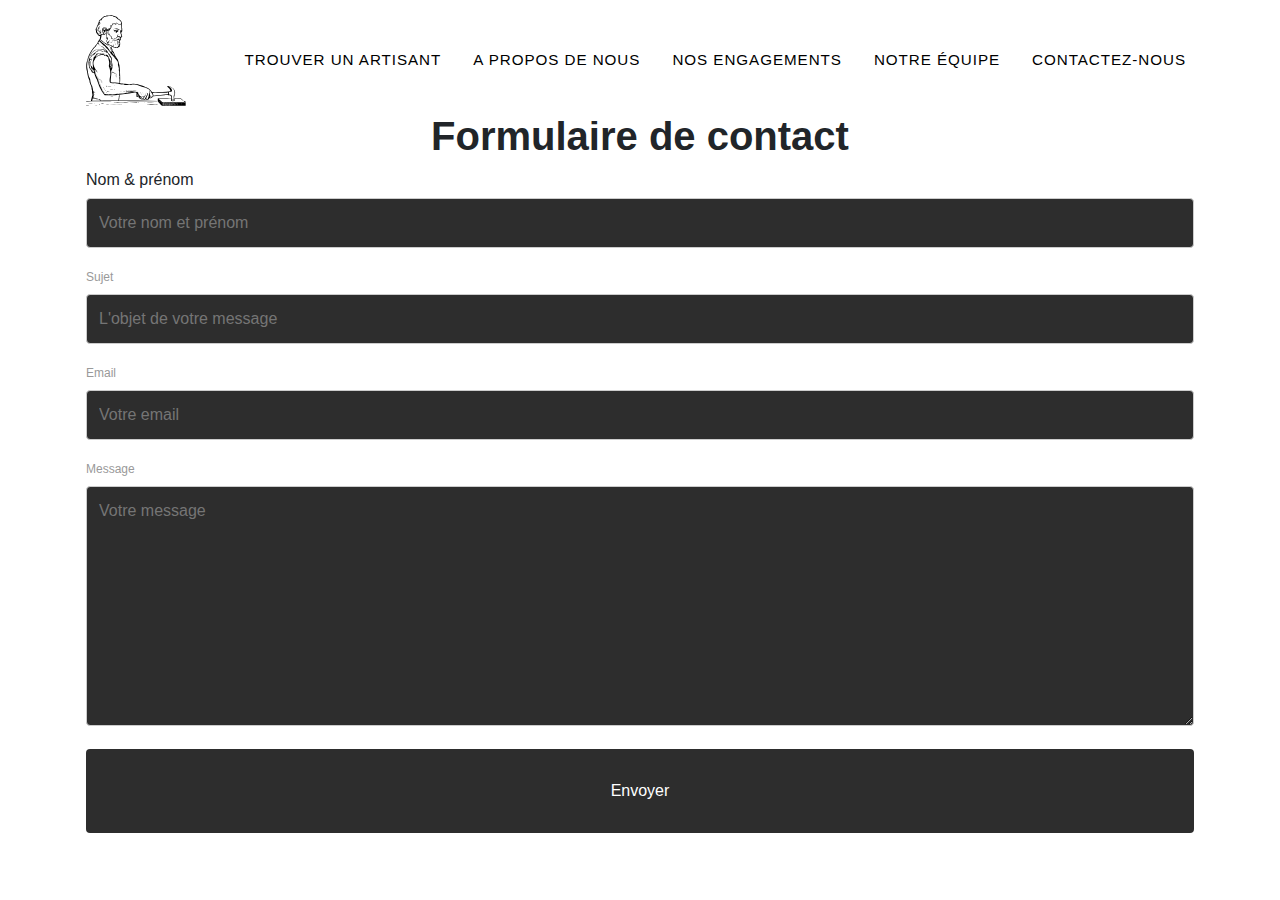
<file: pages/contact.html>
<!DOCTYPE html>
<html lang="fr">
<head>
    <meta charset="UTF-8">
    <meta http-equiv="X-UA-Compatible" content="IE=edge">
    <meta name="viewport" content="width=device-width, initial-scale=1.0">
    <link rel="stylesheet" href="../css/style.css">
    <title>Page d'accueil</title>
</head>
<body> 
    <nav class="navbar navbar-expand-lg navbar-dark fixed-top" id="mainNav">
        <div class="container">
            <a class="navbar-brand" href="../index.html"><img src="../image/logo.svg" alt="..." /></a>
            <button class="navbar-toggler" type="button" data-bs-toggle="collapse" data-bs-target="#navbarResponsive" aria-controls="navbarResponsive" aria-expanded="false" aria-label="Toggle navigation">
                Menu
                <i class="fas fa-bars ms-1"></i>
            </button>
            <div class="collapse navbar-collapse" id="navbarResponsive">
                <ul class="navbar-nav text-uppercase ms-auto py-4 py-lg-0">
                    <li class="nav-item"><a class="nav-link" href="../pages/trouverunartisant.html">Trouver un artisant</a></li>
                    <li class="nav-item"><a class="nav-link" href="../pages/apropos.html">A propos de nous</a></li>
                    <li class="nav-item"><a class="nav-link" href="../pages/nosengagements.html">Nos engagements</a></li>
                    <li class="nav-item"><a class="nav-link" href="../pages/notreequipe.html">Notre équipe</a></li>
                    <li class="nav-item"><a class="nav-link" href="../pages/contact.html">Contactez-nous</a></li>
                </ul>
            </div>
        </div>
    </nav>
    <div class="container">
        <h1>Formulaire de contact</h1>
        <form action="/action_page.php">
          <label for="fname">Nom & prénom</label>
          <input type="text" id="fname" name="firstname" placeholder="Votre nom et prénom">
      
          <label for="sujet">Sujet</label>
          <input type="text" id="sujet" name="sujet" placeholder="L'objet de votre message">
      
          <label for="emailAddress">Email</label>
          <input id="emailAddress" type="email" name="email" placeholder="Votre email">
      
      
          <label for="subject">Message</label>
          <textarea id="subject" name="subject" placeholder="Votre message" style="height:200px"></textarea>
      
          <input type="submit" value="Envoyer">
        </form>
      </div>
      
      
</body>

</html>
</file>
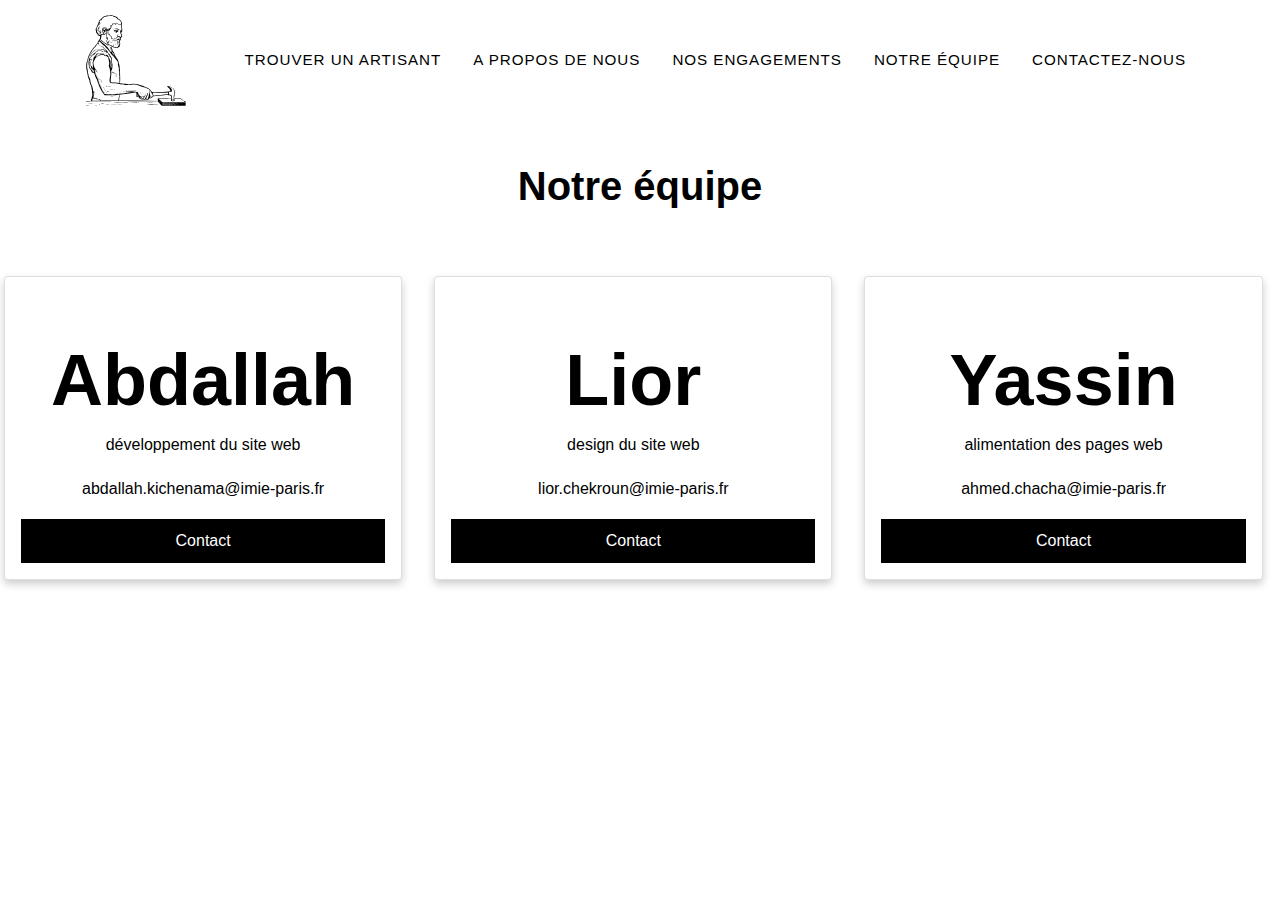
<file: pages/notreequipe.html>
<!DOCTYPE html>
<html lang="fr">
<head>
    <meta charset="UTF-8">
    <meta http-equiv="X-UA-Compatible" content="IE=edge">
    <meta name="viewport" content="width=device-width, initial-scale=1.0">
    <link rel="stylesheet" href="../css/style.css">
    <title>Page d'accueil</title>
</head>
<body> 
    <nav class="navbar navbar-expand-lg navbar-dark fixed-top" id="mainNav">
        <div class="container">
            <a class="navbar-brand" href="../index.html"><img src="../image/logo.svg" alt="..." /></a>
            <button class="navbar-toggler" type="button" data-bs-toggle="collapse" data-bs-target="#navbarResponsive" aria-controls="navbarResponsive" aria-expanded="false" aria-label="Toggle navigation">
                Menu
                <i class="fas fa-bars ms-1"></i>
            </button>
            <div class="collapse navbar-collapse" id="navbarResponsive">
                <ul class="navbar-nav text-uppercase ms-auto py-4 py-lg-0">
                    <li class="nav-item"><a class="nav-link" href="../pages/trouverunartisant.html">Trouver un artisant</a></li>
                    <li class="nav-item"><a class="nav-link" href="../pages/apropos.html">A propos de nous</a></li>
                    <li class="nav-item"><a class="nav-link" href="../pages/nosengagements.html">Nos engagements</a></li>
                    <li class="nav-item"><a class="nav-link" href="../pages/notreequipe.html">Notre équipe</a></li>
                    <li class="nav-item"><a class="nav-link" href="../pages/contact.html">Contactez-nous</a></li>
                </ul>
            </div>
        </div>
    </nav>
   
    <div class="about-section">
  <h1>Notre équipe</h1>
</div>

<div class="row">
  <div class="column">
    <div class="card">
      <div class="container">
        <h2>Abdallah</h2>
        <p class="title">développement du site web</p>
        <p class="title">abdallah.kichenama@imie-paris.fr</p>
        <p><button class="button">Contact</button></p>
      </div>
    </div>
  </div>

  <div class="column">
    <div class="card">
      <div class="container">
        <h2>Lior</h2>
        <p class="title">design du site web</p>
        <p class="title">lior.chekroun@imie-paris.fr</p>
        <p><button class="button">Contact</button></p>
      </div>
    </div>
  </div>

  <div class="column">
    <div class="card">
      <div class="container">
        <h2>Yassin</h2>
        <p class="title">alimentation des pages web</p>
        <p class="title">ahmed.chacha@imie-paris.fr</p>
        <p><button class="button">Contact</button></p>
      </div>
    </div>
  </div>
</div>

</body>

</html>
</file>
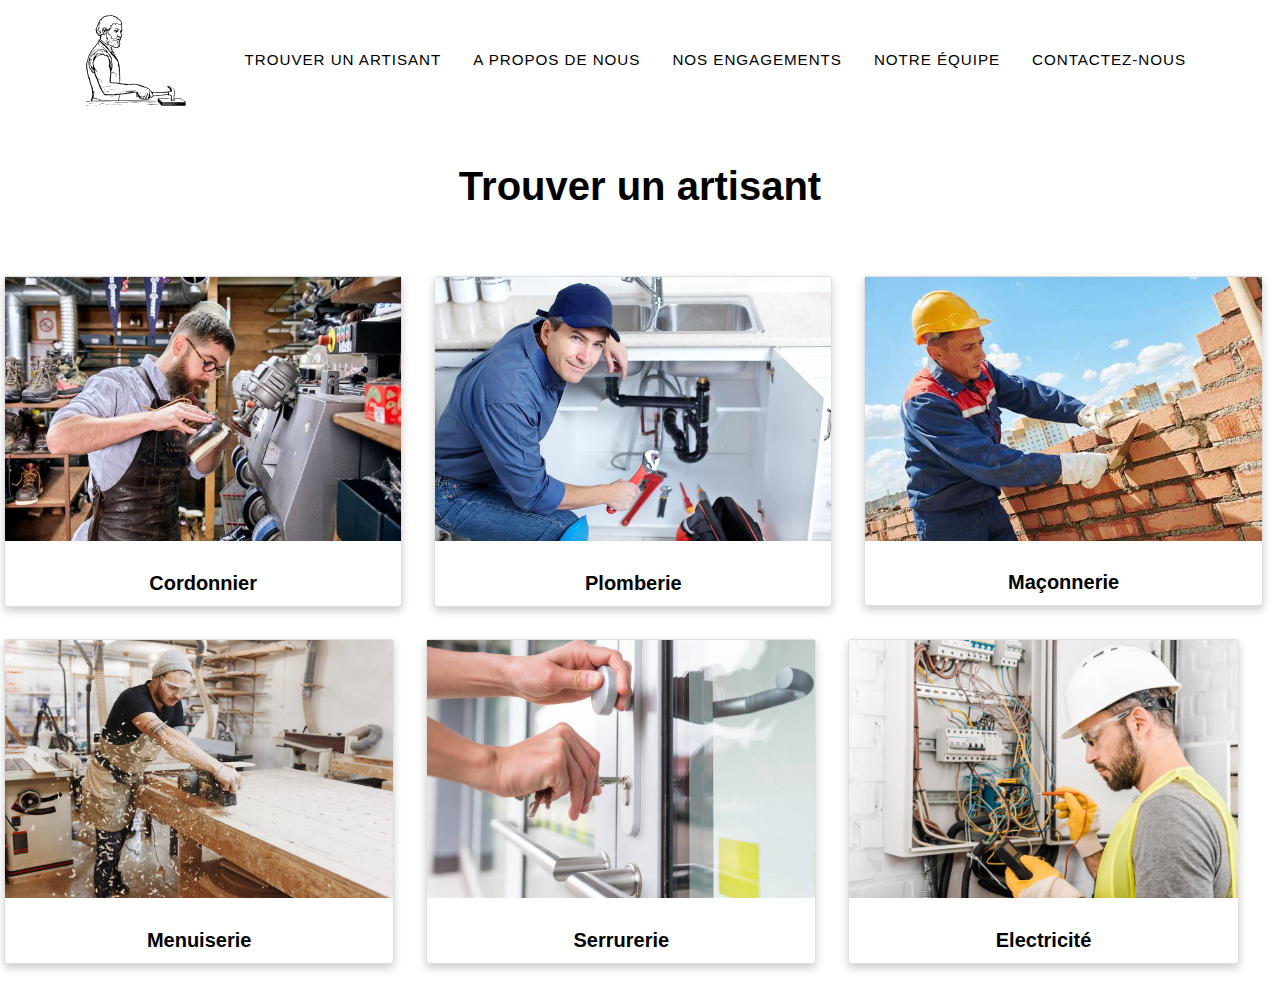
<file: pages/trouverunartisant.html>
<!DOCTYPE html>
<html lang="fr">
<head>
    <meta charset="UTF-8">
    <meta http-equiv="X-UA-Compatible" content="IE=edge">
    <meta name="viewport" content="width=device-width, initial-scale=1.0">
    <link rel="stylesheet" href="../css/style.css">
    <title>Page d'accueil</title>
</head>
<body>
    <nav class="navbar navbar-expand-lg navbar-dark fixed-top" id="mainNav">
        <div class="container">
            <a class="navbar-brand" href="../index.html"><img src="../image/logo.svg" alt="..." /></a>
            <button class="navbar-toggler" type="button" data-bs-toggle="collapse" data-bs-target="#navbarResponsive" aria-controls="navbarResponsive" aria-expanded="false" aria-label="Toggle navigation">
                Menu 
                <i class="fas fa-bars ms-1"></i>
            </button>
            <div class="collapse navbar-collapse" id="navbarResponsive">
                <ul class="navbar-nav text-uppercase ms-auto py-4 py-lg-0">
                    <li class="nav-item"><a class="nav-link" href="../pages/trouverunartisant.html">Trouver un artisant</a></li>
                    <li class="nav-item"><a class="nav-link" href="../pages/apropos.html">A propos de nous</a></li>
                    <li class="nav-item"><a class="nav-link" href="../pages/nosengagements.html">Nos engagements</a></li>
                    <li class="nav-item"><a class="nav-link" href="../pages/notreequipe.html">Notre équipe</a></li>
                    <li class="nav-item"><a class="nav-link" href="../pages/contact.html">Contactez-nous</a></li>
                </ul>
            </div>
        </div>
    </nav>

    <div class="about-section">
        <h1>Trouver un artisant</h1>
      </div>

      <div class="row">
          <div class="column">
            <div class="card">
              <img src="../image/image_cordonnier.jpg" alt="img1" style="width:100%">
              <div class="container">
                <h4><a href="https://www.pagesjaunes.fr/annuaire/paris-75/cordonnier">Cordonnier</a></h4>
                
              </div>
            </div>
          </div>
        
      <div class="column">
          <div class="card">
            <img src="../image/image_plombier.jpg" alt="img1" style="width:100%">
              <div class="container">
                <h4><a href="https://www.pagesjaunes.fr/annuaire/chercherlespros?quoiqui=plombier&ou=75&univers=pagesjaunes&idOu=">Plomberie</a></h4>
                
              </div>
            </div>
          </div>
      
        <div class="column">
          <div class="card">
            <img src="../image/image_macon.jpg" alt="img1" style="width:100%">
              <div class="container">
                <h4><a href="https://www.pagesjaunes.fr/annuaire/chercherlespros?quoiqui=maconnerie+renovation&ou=75&univers=pagesjaunes&idOu=">Maçonnerie</a></h4>
              </div>
            </div>
          </div>

          <div class="row">
            <div class="column">
              <div class="card">
                <img src="../image/image_menuisier.jpg" alt="img1" style="width:100%">
                <div class="container">
                  <h4><a href="https://www.pagesjaunes.fr/annuaire/chercherlespros?quoiqui=menuisier&ou=75&univers=pagesjaunes&idOu=">Menuiserie</a></h4>

                </div>
              </div>
            </div>

            <div class="column">
                <div class="card">
                  <img src="../image/image_serrurier.jpg" alt="img1" style="width:100%">
                    <div class="container">
                      <h4><a href="https://www.pagesjaunes.fr/annuaire/chercherlespros?quoiqui=serrurier&ou=75&univers=pagesjaunes&idOu=">Serrurerie</a></h4>

                    </div>
                  </div>
                </div>
            
              <div class="column">
                <div class="card">
                  <img src="../image/image_electricien.jpg" halt="img1" style="width:100%">
                    <div class="container">
                      <h4><a href="https://www.pagesjaunes.fr/annuaire/paris-75/electricien">Electricité</a></h4>

                    </div>
                  </div>
                </div>
</body>

</html>
</file>
